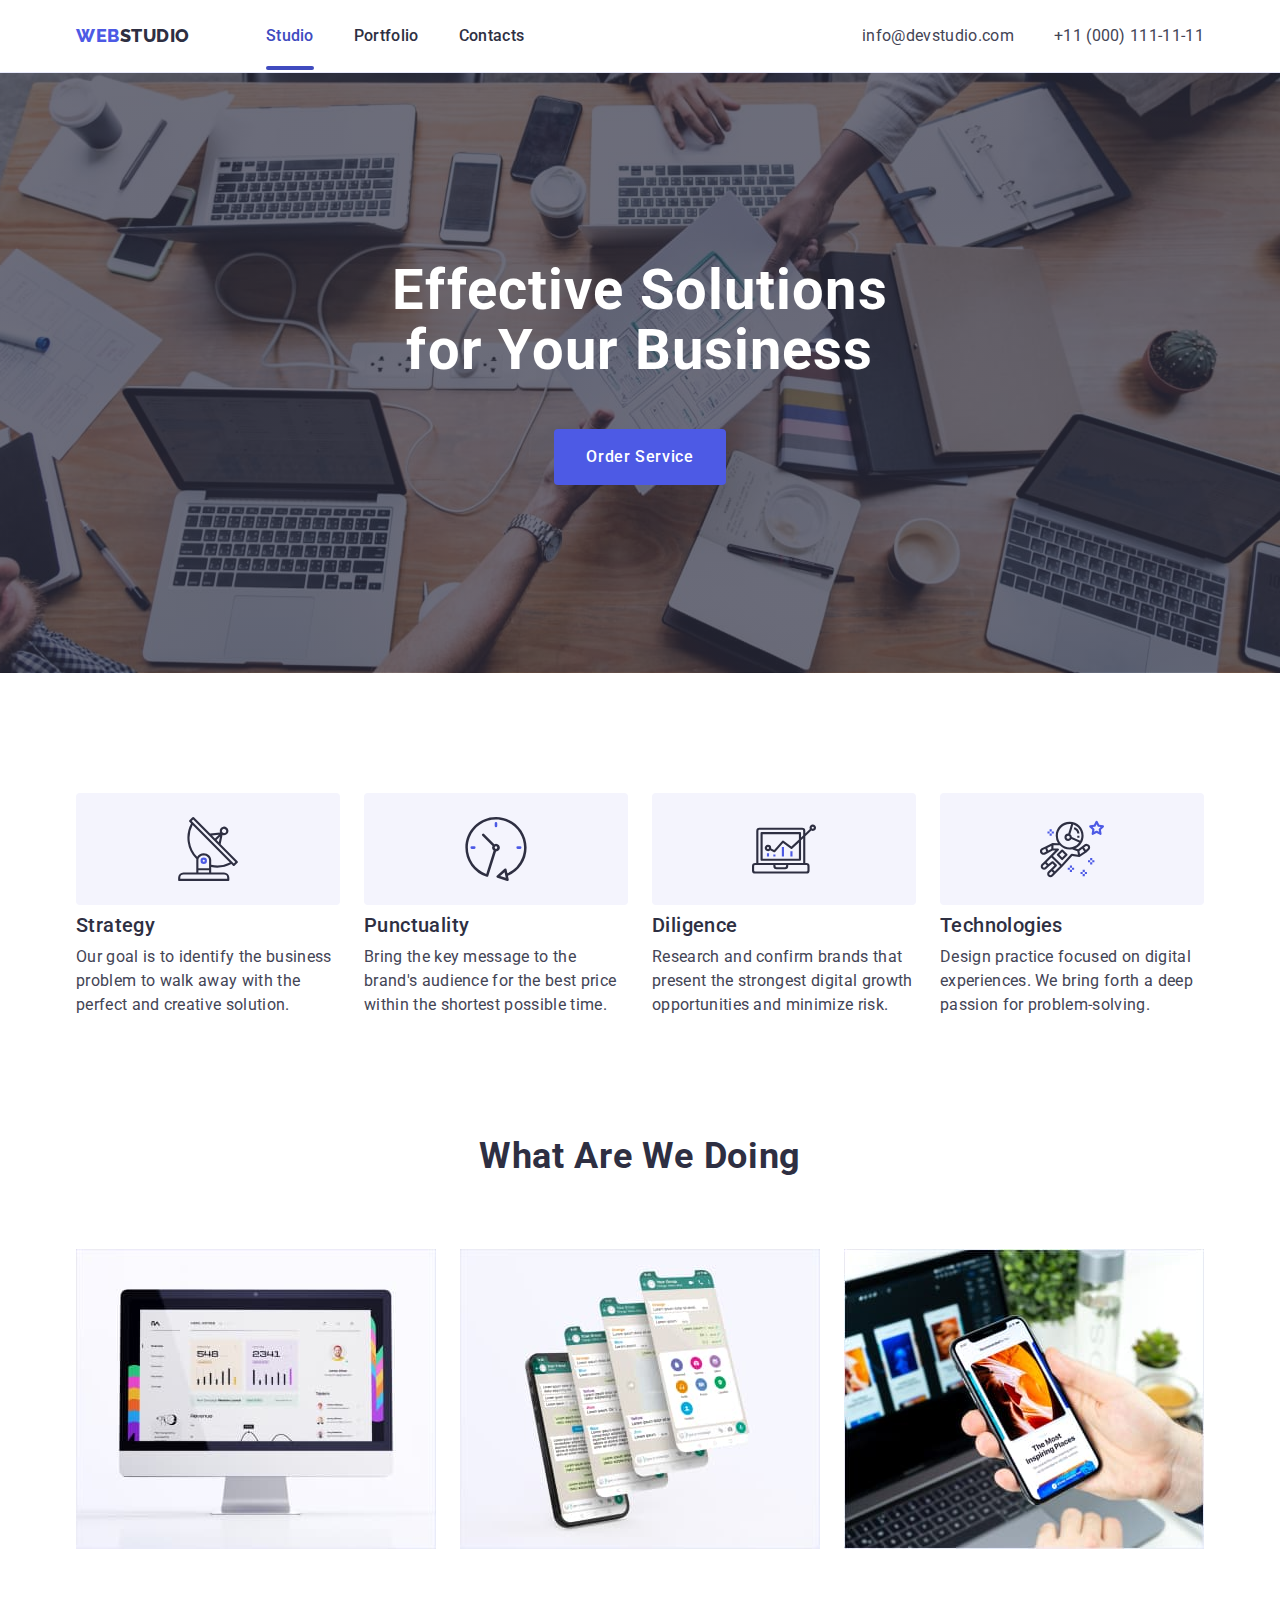
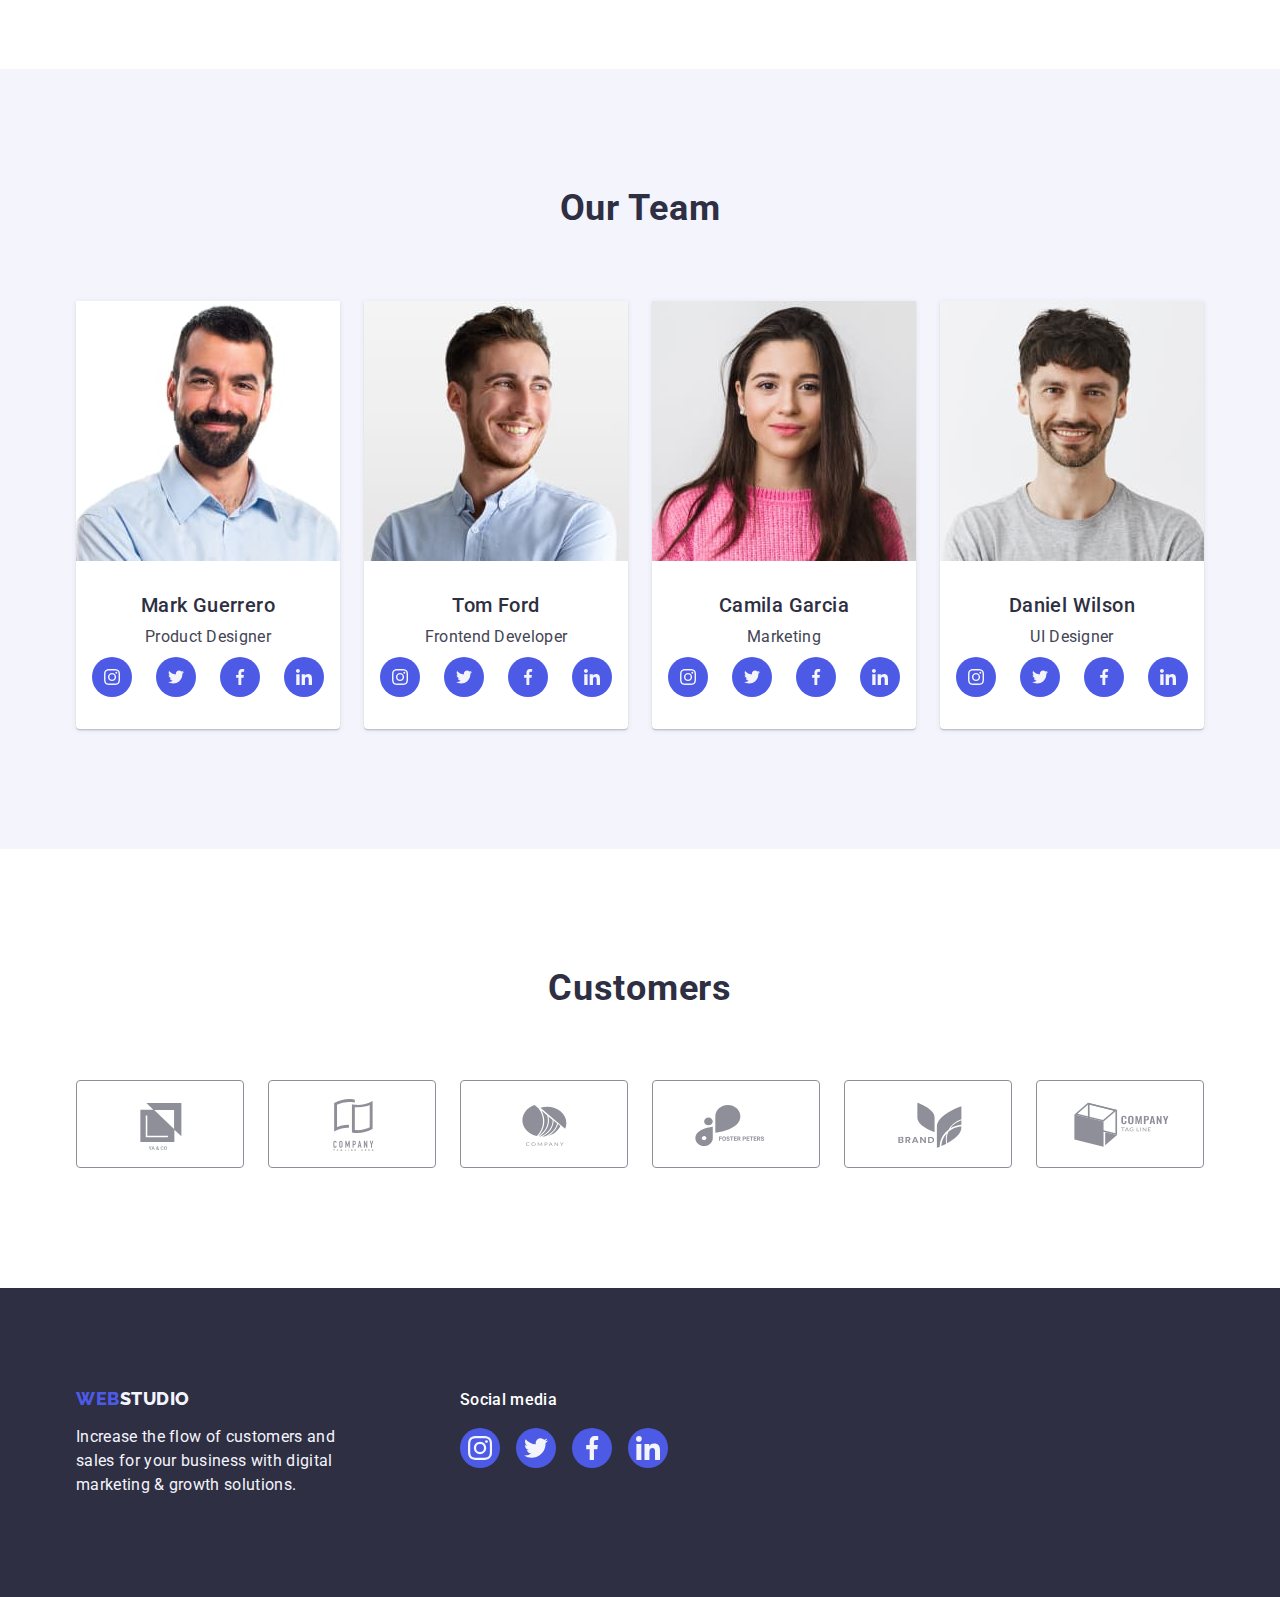
<file: index.html>
<!DOCTYPE html>
<html lang="en">
  <head>
    <meta charset="UTF-8" />
    <meta http-equiv="X-UA-Compatible" content="IE=edge" />
    <meta name="viewport" content="width=device-width, initial-scale=1.0" />
    <link rel="preconnect" href="https://fonts.googleapis.com" />
    <link rel="preconnect" href="https://fonts.gstatic.com" crossorigin />
    <link
      rel="stylesheet"
      href="https://cdnjs.cloudflare.com/ajax/libs/modern-normalize/1.0.0/modern-normalize.min.css"
    />
    <link
      href="https://fonts.googleapis.com/css2?family=Raleway:wght@800&family=Roboto:wght@400;500;700&display=swap"
      rel="stylesheet"
    />
    <link rel="stylesheet" href="./css/styles.css" />
    <title>Web Studio</title>
  </head>

  <body>
    <header class="page-header">
      <div class="container page-header-container">
        <nav class="page-navigation">
          <a class="logo link" href="./index.html"
            >Web<span class="header-second-part-logo">Studio</span></a
          >
          <ul class="menu list">
            <li class="menu-item">
              <a class="menu-link current link" href="./index.html">Studio</a>
            </li>
            <li class="menu-item">
              <a class="menu-link link" href="./portfolio.html">Portfolio</a>
            </li>
            <li class="menu-item">
              <a class="menu-link link" href="">Contacts</a>
            </li>
          </ul>
        </nav>
        <address class="comp-adress">
          <ul class="contact-list list">
            <li class="contact-list-item">
              <a class="contact-list-link link" href="mailto:info@devstudio.com"
                >info@devstudio.com</a
              >
            </li>
            <li class="contact-list-item">
              <a class="contact-list-link link" href="tel:+110001111111">+11 (000) 111-11-11</a>
            </li>
          </ul>
        </address>
      </div>
    </header>
    <main>
      <section class="hero">
        <div class="container">
          <h1 class="hero-title">Effective Solutions for Your Business</h1>
          <button class="modal-btn" type="button" data-modal-open>Order Service</button>
        </div>
      </section>
      <section class="features">
        <div class="container">
          <h2 class="hidden-title" hidden>Features</h2>
          <ul class="features-list list">
            <li class="features-item">
              <div class="features-picture">
                <svg class="features-icon" width="64" height="64">
                  <use href="./images/icons.svg#icon-antenna"></use>
                </svg>
              </div>
              <h3 class="features-item-title">Strategy</h3>
              <p class="features-item-description">
                Our goal is to identify the business problem to walk away with the perfect and
                creative solution.
              </p>
            </li>
            <li class="features-item">
              <div class="features-picture">
                <svg class="features-icon" width="64" height="64">
                  <use href="./images/icons.svg#icon-clock"></use>
                </svg>
              </div>
              <h3 class="features-item-title">Punctuality</h3>
              <p class="features-item-description">
                Bring the key message to the brand's audience for the best price within the shortest
                possible time.
              </p>
            </li>
            <li class="features-item">
              <div class="features-picture">
                <svg class="features-icon" width="64" height="64">
                  <use href="./images/icons.svg#icon-diagram"></use>
                </svg>
              </div>
              <h3 class="features-item-title">Diligence</h3>
              <p class="features-item-description">
                Research and confirm brands that present the strongest digital growth opportunities
                and minimize risk.
              </p>
            </li>
            <li class="features-item">
              <div class="features-picture">
                <svg class="features-icon" width="64" height="64">
                  <use href="./images/icons.svg#icon-astronaut"></use>
                </svg>
              </div>
              <h3 class="features-item-title">Technologies</h3>
              <p class="features-item-description">
                Design practice focused on digital experiences. We bring forth a deep passion for
                problem-solving.
              </p>
            </li>
          </ul>
        </div>
      </section>
      <section class="activities">
        <div class="container">
          <h2 class="main-page-section-title">What are we doing</h2>
          <ul class="activities-list list">
            <li class="activities-item">
              <img
                class="illustration"
                src="./images/image1.jpg"
                alt="Computer"
                width="360"
                height="300"
              />
            </li>
            <li class="activities-item">
              <img
                class="illustration"
                src="./images/image2.jpg"
                alt="Smartphone"
                width="360"
                height="300"
              />
            </li>
            <li class="activities-item">
              <img
                class="illustration"
                src="./images/image3.jpg"
                alt="Smartphone and Computer"
                width="360"
                height="300"
              />
            </li>
          </ul>
        </div>
      </section>

      <section class="employees">
        <div class="container">
          <h2 class="main-page-section-title">Our Team</h2>
          <ul class="employees-list list">
            <li class="employees-card">
              <img
                class="employees-photo"
                src="./images/mark-guerrero.jpg"
                alt="Worker"
                width="264"
                height="260"
              />
              <div class="employees-description">
                <h3 class="employees-name">Mark Guerrero</h3>
                <p class="employees-position">Product Designer</p>
                <ul class="social-list list">
                  <li class="social-list-item">
                    <a href="" class="social-list-link"
                      ><svg
                        class="social-list-icon"
                        aria-label="instagram icon"
                        width="16"
                        height="16"
                      >
                        <use href="./images/icons.svg#icon-instagram"></use></svg ></a>
                  </li>
                  <li class="social-list-item">
                    <a href="" class="social-list-link"
                      ><svg
                        class="social-list-icon"
                        aria-label="twitter icon"
                        width="16"
                        height="16"
                      >
                        <use href="./images/icons.svg#icon-twitter"></use></svg></a>
                  </li>
                  <li class="social-list-item">
                    <a href="" class="social-list-link"
                      ><svg
                        class="social-list-icon"
                        aria-label="facebook icon"
                        width="16"
                        height="16"
                      >
                        <use href="./images/icons.svg#icon-facebook"></use></svg></a>
                  </li>
                  <li class="social-list-item">
                    <a href="" class="social-list-link"
                      ><svg
                        class="social-list-icon"
                        aria-label="linkedin icon"
                        width="16"
                        height="16"
                      >
                        <use href="./images/icons.svg#icon-linkedin"></use></svg></a>
                  </li>
                </ul>
              </div>
            </li>
            <li class="employees-card">
              <img
                class="employees-photo"
                src="./images/tom-ford.jpg"
                alt="Worker"
                width="264"
                height="260"
              />
              <div class="employees-description">
                <h3 class="employees-name">Tom Ford</h3>
                <p class="employees-position">Frontend Developer</p>
                <ul class="social-list list">
                  <li class="social-list-item">
                    <a href="" class="social-list-link"
                      ><svg
                        class="social-list-icon"
                        aria-label="instagram icon"
                        width="16"
                        height="16"
                      >
                        <use href="./images/icons.svg#icon-instagram"></use></svg></a>
                  </li>
                  <li class="social-list-item">
                    <a href="" class="social-list-link"
                      ><svg
                        class="social-list-icon"
                        aria-label="twitter icon"
                        width="16"
                        height="16"
                      >
                        <use href="./images/icons.svg#icon-twitter"></use></svg></a>
                  </li>
                  <li class="social-list-item">
                    <a href="" class="social-list-link"
                      ><svg
                        class="social-list-icon"
                        aria-label="facebook icon"
                        width="16"
                        height="16"
                      >
                        <use href="./images/icons.svg#icon-facebook"></use></svg></a>
                  </li>
                  <li class="social-list-item">
                    <a href="" class="social-list-link"
                      ><svg
                        class="social-list-icon"
                        aria-label="linkedin icon"
                        width="16"
                        height="16"
                      >
                        <use href="./images/icons.svg#icon-linkedin"></use></svg></a>
                  </li>
                </ul>
              </div>
            </li>
            <li class="employees-card">
              <img
                class="employees-photo"
                src="./images/camila-garcia.jpg"
                alt="Worker"
                width="264"
                height="260"
              />
              <div class="employees-description">
                <h3 class="employees-name">Camila Garcia</h3>
                <p class="employees-position">Marketing</p>
                <ul class="social-list list">
                  <li class="social-list-item">
                    <a href="" class="social-list-link"><svg class="social-list-icon"
                        aria-label="instagram icon"
                        width="16"
                        height="16">
                        <use href="./images/icons.svg#icon-instagram"></use></svg></a>
                  </li>
                  <li class="social-list-item">
                    <a href="" class="social-list-link"><svg
                        class="social-list-icon"
                        aria-label="twitter icon"
                        width="16"
                        height="16"
                      >
                        <use href="./images/icons.svg#icon-twitter"></use></svg></a>
                  </li>
                  <li class="social-list-item">
                    <a href="" class="social-list-link"><svg class="social-list-icon"
                        aria-label="facebook icon"
                        width="16"
                        height="16"
                      >
                        <use href="./images/icons.svg#icon-facebook"></use></svg></a>
                  </li>
                  <li class="social-list-item">
                    <a href="" class="social-list-link"><svg
                        class="social-list-icon"
                        aria-label="linkedin icon"
                        width="16"
                        height="16" >
                        <use href="./images/icons.svg#icon-linkedin"></use></svg></a>
                  </li>
                </ul>
              </div>
            </li>
            <li class="employees-card">
              <img
                class="employees-photo"
                src="./images/daniel-wilson.jpg"
                alt="Worker"
                width="264"
                height="260"
              />
              <div class="employees-description">
                <h3 class="employees-name">Daniel Wilson</h3>
                <p class="employees-position">UI Designer</p>
                <ul class="social-list list">
                  <li class="social-list-item">
                    <a href="" class="social-list-link"
                      ><svg
                        class="social-list-icon"
                        aria-label="instagram icon"
                        width="16"
                        height="16"
                      >
                        <use href="./images/icons.svg#icon-instagram"></use></svg></a>
                  </li>
                  <li class="social-list-item">
                    <a href="" class="social-list-link"
                      ><svg
                        class="social-list-icon"
                        aria-label="twitter icon"
                        width="16"
                        height="16"
                      >
                        <use href="./images/icons.svg#icon-twitter"></use></svg></a>
                  </li>
                  <li class="social-list-item">
                    <a href="" class="social-list-link"
                      ><svg
                        class="social-list-icon"
                        aria-label="facebook icon"
                        width="16"
                        height="16"
                      >
                        <use href="./images/icons.svg#icon-facebook"></use></svg></a>
                  </li>
                  <li class="social-list-item">
                    <a href="" class="social-list-link"
                      ><svg
                        class="social-list-icon"
                        aria-label="linkedin icon"
                        width="16"
                        height="16"
                      >
                        <use href="./images/icons.svg#icon-linkedin"></use></svg></a>
                  </li>
                </ul>
              </div>
            </li>
          </ul>
        </div>
      </section>
      <section class="customers">
        <div class="container">
          <h2 class="customers-section-title">Customers</h2>
          <ul class="customers-list list">
            <li class="customers-item">
              <a href="" class="customers-item-link link">
              <svg class="customers-icon" aria-label="company icon" width="104" height="56">
                <use href="./images/icons.svg#icon-first-company"></use>
              </svg></a>
            </li>
            <li class="customers-item">
              <a href="" class="customers-item-link link">
              <svg class="customers-icon" aria-label="company icon" width="104" height="56">
                <use href="./images/icons.svg#icon-second-company"></use>
              </svg></a>
            </li>
            <li class="customers-item">
              <a href="" class="customers-item-link link">
              <svg class="customers-icon" aria-label="company icon" width="104" height="56">
                <use href="./images/icons.svg#icon-third-company"></use>
              </svg></a>
            </li>
            <li class="customers-item">
              <a href="" class="customers-item-link link">
              <svg class="customers-icon" aria-label="company icon" width="104" height="56">
                <use href="./images/icons.svg#icon-fourth-company"></use>
              </svg></a>
            </li>
            <li class="customers-item">
              <a href="" class="customers-item-link link">
              <svg class="customers-icon" aria-label="company icon" width="104" height="56">
                <use href="./images/icons.svg#icon-fifth-company"></use>
              </svg></a>
            </li>
            <li class="customers-item">
              <a href="" class="customers-item-link link">
              <svg class="customers-icon" aria-label="company icon" width="104" height="56">
                <use href="./images/icons.svg#icon-sixth-company"></use>
              </svg></a>
            </li>
          </ul>
        </div>
      </section>
    </main>

    <footer class="footer">
      <div class="footer-container container">
        <div class="footer-information"><a class="logo footer-logo link" href="./index.html"
          >Web<span class="footer-second-part-logo">Studio</span></a
        >

        <p class="footer-text">
          Increase the flow of customers and sales for your business with digital marketing & growth
          solutions.
        </p></div>
        <div class="footer-social">
          <p class="footer-social-title">Social media</p>
          <ul class="footer-social-list list">
            <li class="footer-social-list-item"><a href="" class="footer-socail-list-link">
              <svg class="footer-social-list-icon"
              aria-label="instagram icon"
              width="24"
              height="24">
                <use href="./images/icons.svg#icon-instagram"></use>
              </svg>
            </a></li>
            <li class="footer-social-list-item"><a href="" class="footer-socail-list-link">
              <svg class="footer-social-list-icon"
              aria-label="twitter icon"
              width="24"
              height="24">
                <use href="./images/icons.svg#icon-twitter"></use>
              </svg>
            </a></li>
            <li class="footer-social-list-item"><a href="" class="footer-socail-list-link">
              <svg class="footer-social-list-icon"
              aria-label="facebook icon"
              width="24"
              height="24">
                <use href="./images/icons.svg#icon-facebook"></use>
              </svg>
            </a></li>
            <li class="footer-social-list-item"><a href="" class="footer-socail-list-link">
              <svg class="footer-social-list-icon"
              aria-label="linkedin icon"
              width="24"
              height="24">
                <use href="./images/icons.svg#icon-linkedin"></use>
              </svg>
            </a></li>
          </ul>
        </div>
      </div>
    </footer>
    <div class="backdrop is-hidden" data-modal>
      <div class="modal">
        <button type="button" class="modal-close-btn" data-modal-close>
          <svg class="modal-close-icon" width="8" height="8">
            <use href="./images/icons.svg#icon-close"></use>
          </svg>
        </button>
      </div>
    </div>
    <script src="./js/modal.js"></script>
  </body>
</html>
</file>
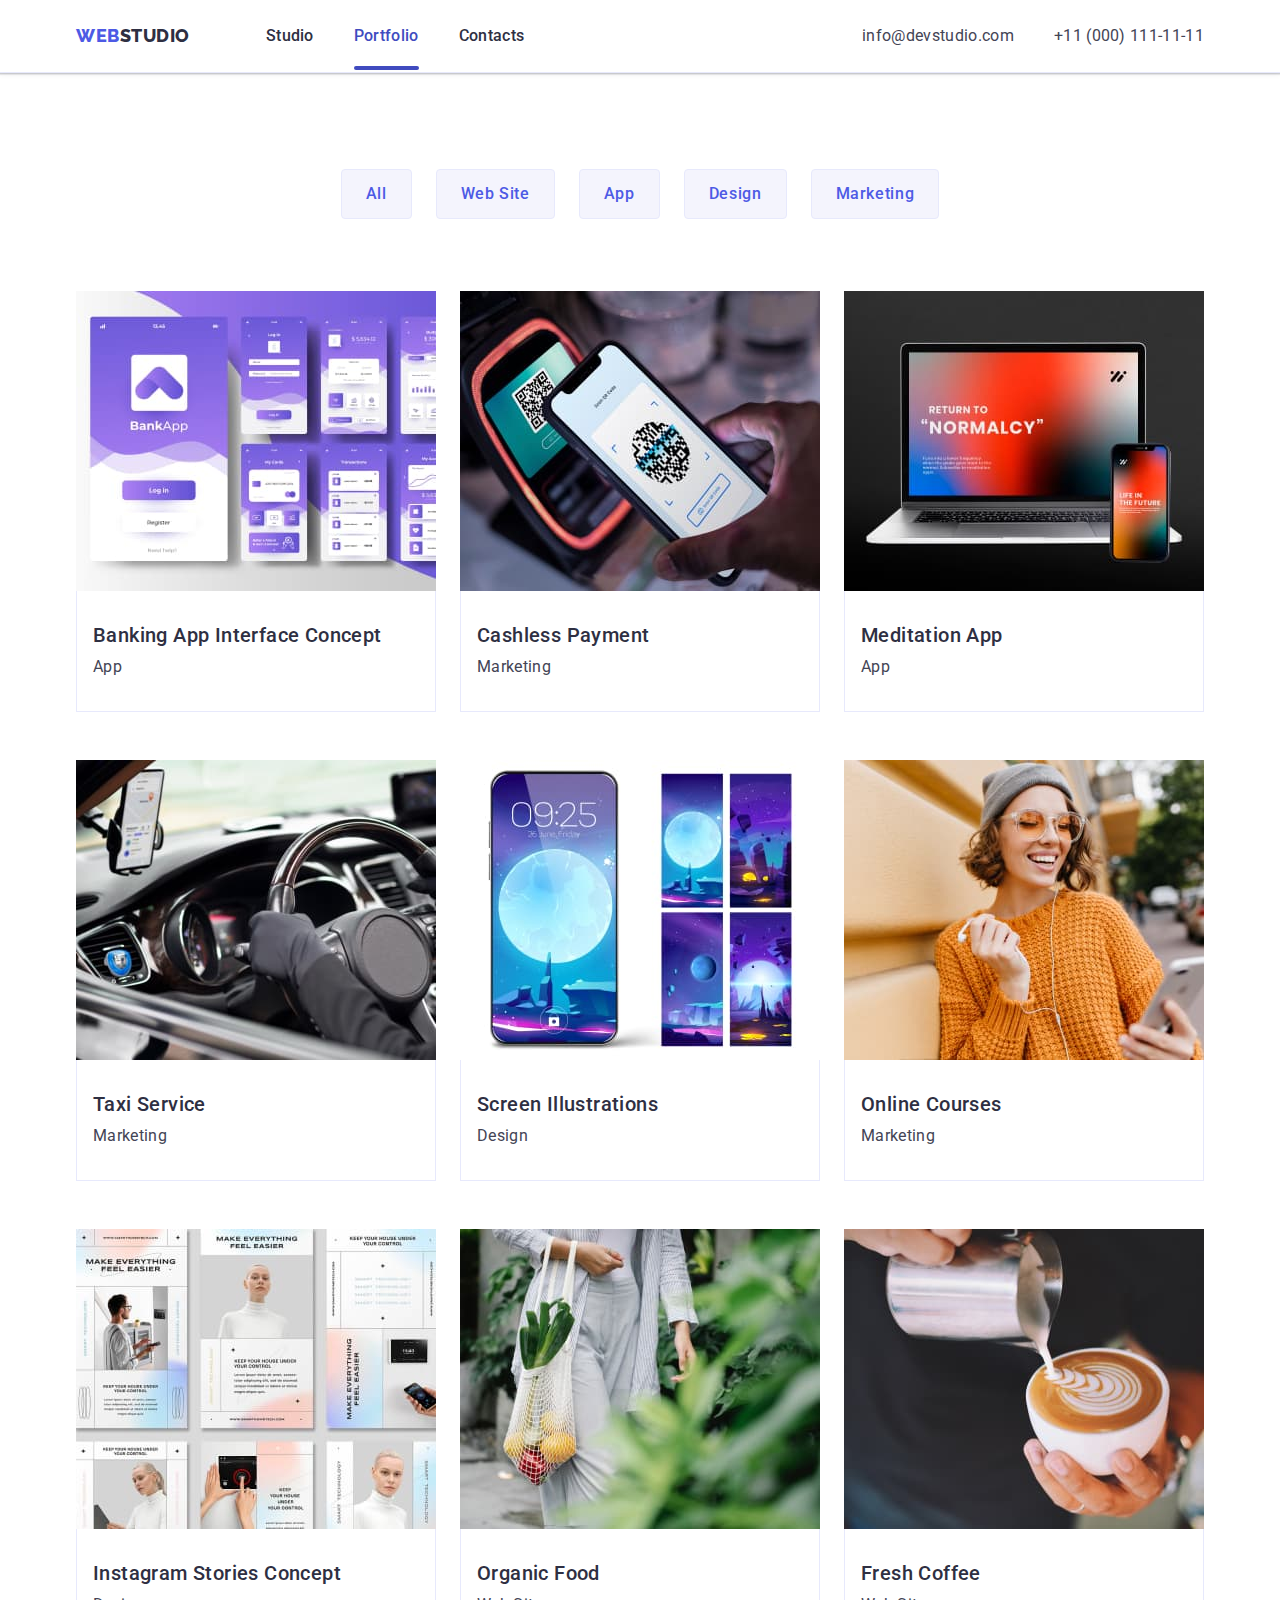
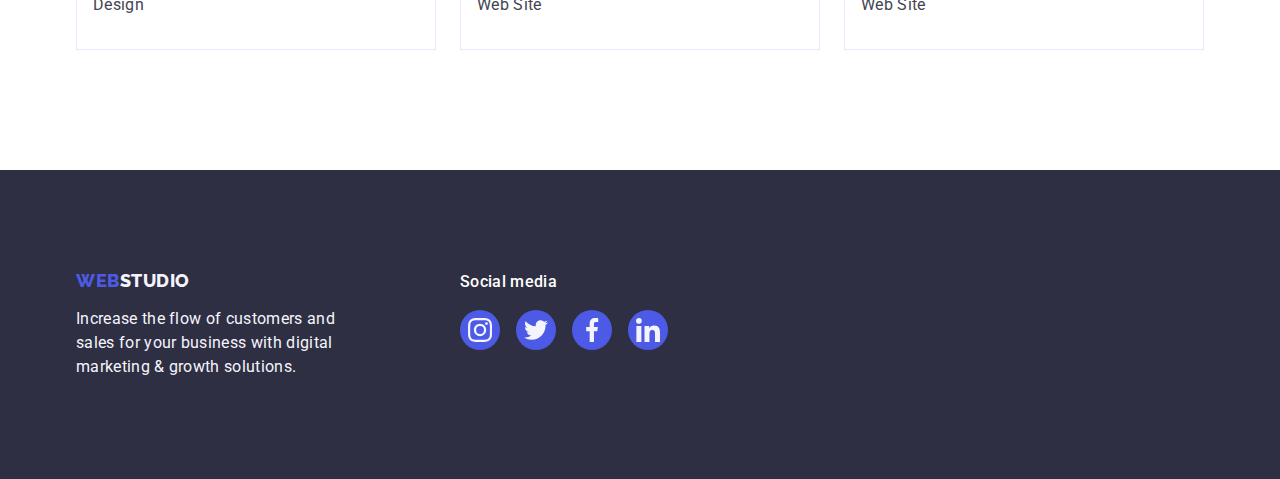
<file: portfolio.html>
<!DOCTYPE html>
<html lang="en">
  <head>
    <meta charset="UTF-8" />
    <meta http-equiv="X-UA-Compatible" content="IE=edge" />
    <meta name="viewport" content="width=device-width, initial-scale=1.0" />
    <title>Portfolio</title>
    <link rel="preconnect" href="https://fonts.googleapis.com" />
    <link rel="preconnect" href="https://fonts.gstatic.com" crossorigin />
    <link rel="stylesheet" href="https://cdnjs.cloudflare.com/ajax/libs/modern-normalize/1.0.0/modern-normalize.min.css">
    <link
      href="https://fonts.googleapis.com/css2?family=Raleway:wght@800&family=Roboto:wght@400;500;700&display=swap"
      rel="stylesheet"
    />
    <link rel="stylesheet" href="./css/styles.css" />
  </head>
  <body>
    <header class="page-header">
      <div class="container page-header-container">
        <nav class="page-navigation">
          <a class="logo link" href="./index.html"
            >Web<span class="header-second-part-logo">Studio</span></a
          >
          <ul class="menu list">
            <li class="menu-item">
              <a class="menu-link link" href="./index.html">Studio</a>
            </li>
            <li class="menu-item">
              <a class="menu-link current link" href="./portfolio.html">Portfolio</a>
            </li>
            <li class="menu-item">
              <a class="menu-link link" href="">Contacts</a>
            </li>
          </ul>
        </nav>
        <address class="comp-adress">
          <ul class="contact-list list">
            <li class="contact-list-item">
              <a class="contact-list-link link" href="mailto:info@devstudio.com"
                >info@devstudio.com</a
              >
            </li>
            <li class="contact-list-item">
              <a class="contact-list-link link" href="tel:+110001111111">+11 (000) 111-11-11</a>
            </li>
          </ul>
        </address>
      </div>
    </header>
    <main>
      <section class="portfolio-page ">
        <div class="container"><h1 hidden>Our Potfolio</h1>
        <ul class="btn-list list">
          <li class="btn-item">
            <button class="filter-btn" type="button">All</button>
          </li>
          <li class="btn-item">
            <button class="filter-btn" type="button">Web Site</button>
          </li>
          <li class="btn-item">
            <button class="filter-btn" type="button">App</button>
          </li>
          <li class="btn-item">
            <button class="filter-btn" type="button">Design</button>
          </li>
          <li class="btn-item">
            <button class="filter-btn" type="button">Marketing</button>
          </li>
        </ul>
        <ul class="works-list list">
          <li class="works-item">
            <a class="works-item-link link" href="">
              <div class="works-list-img-wrapper">
              <img src="./images/banking-app.jpg" alt="App intefaces"  />
              <p class="overlay">14 Stylish and User-Friendly App Design Concepts · Task Manager App · Calorie Tracker App · Exotic Fruit Ecommerce App · Cloud Storage App</p>
            </div>
              <div class="works-item-text"><h2 class="works-name">Banking App Interface Concept</h2>
              <p class="works-description">App</p></div>
            </a>
          </li>
          <li class="works-item">
            <a class="works-item-link link" href="">
              <div class="works-list-img-wrapper">
              <img
                src="./images/cashless-payment.jpg"
                alt="Payment by Smartphone"
              />
              <p class="overlay">14 Stylish and User-Friendly App Design Concepts · Task Manager App · Calorie Tracker App · Exotic Fruit Ecommerce App · Cloud Storage App</p>
            </div>
              <div class="works-item-text"><h2 class="works-name">Cashless Payment</h2>
              <p class="works-description">Marketing</p></div></a
            >
          </li>
          <li class="works-item">
            <a class="works-item-link link" href="">
              <div class="works-list-img-wrapper">
              <img
                src="./images/meditation-app.jpg"
                alt="Computer and Smartphone"
              />
              <p class="overlay">14 Stylish and User-Friendly App Design Concepts · Task Manager App · Calorie Tracker App · Exotic Fruit Ecommerce App · Cloud Storage App</p>
            </div>
              <div class="works-item-text"><h2 class="works-name">Meditation App</h2>
              <p class="works-description">App</p></div></a
            >
          </li>
          <li class="works-item">
            <a class="works-item-link link" href="">
              <div class="works-list-img-wrapper">
              <img
                src="./images/taxi-service.jpg"
                alt="Car steering wheel"
              />
              <p class="overlay">14 Stylish and User-Friendly App Design Concepts · Task Manager App · Calorie Tracker App · Exotic Fruit Ecommerce App · Cloud Storage App</p>
            </div>
              <div class="works-item-text"><h2 class="works-name">Taxi Service</h2>
              <p class="works-description">Marketing</p></div></a
            >
          </li>
          <li class="works-item">
            <a class="works-item-link link" href="">
              <div class="works-list-img-wrapper">
              <img
                src="./images/screen-illustrations.jpg"
                alt="Phone wallpapers"
              />
              <p class="overlay">14 Stylish and User-Friendly App Design Concepts · Task Manager App · Calorie Tracker App · Exotic Fruit Ecommerce App · Cloud Storage App</p>
            </div>
              <div class="works-item-text"><h2 class="works-name">Screen Illustrations</h2>
              <p class="works-description">Design</p></div></a
            >
          </li>
          <li class="works-item">
            <a class="works-item-link link" href="">
              <div class="works-list-img-wrapper">
              <img
                src="./images/online-courses.jpg"
                alt="Girl with headphones"
              />
              <p class="overlay">14 Stylish and User-Friendly App Design Concepts · Task Manager App · Calorie Tracker App · Exotic Fruit Ecommerce App · Cloud Storage App</p>
            </div>
              <div class="works-item-text"><h2 class="works-name">Online Courses</h2>
              <p class="works-description">Marketing</p></div></a
            >
          </li>
          <li class="works-item">
            <a class="works-item-link link" href="">
              <div class="works-list-img-wrapper">
              <img
                src="./images/insta-stories-concept.jpg"
                alt="Stories templates"
              />
              <p class="overlay">14 Stylish and User-Friendly App Design Concepts · Task Manager App · Calorie Tracker App · Exotic Fruit Ecommerce App · Cloud Storage App</p>
            </div>
              <div class="works-item-text"><h2 class="works-name">Instagram Stories Concept</h2>
              <p class="works-description">Design</p></div></a
            >
          </li>
          <li class="works-item">
            <a class="works-item-link link" href="">
              <div class="works-list-img-wrapper">
              <img src="./images/organic-food.jpg" alt="Bag with fruits"  />
              <p class="overlay">14 Stylish and User-Friendly App Design Concepts · Task Manager App · Calorie Tracker App · Exotic Fruit Ecommerce App · Cloud Storage App</p>
            </div>
              <div class="works-item-text"><h2 class="works-name">Organic Food</h2>
              <p class="works-description">Web Site</p></div></a
            >
          </li>
          <li class="works-item">
            <a class="works-item-link link" href="">
              <div class="works-list-img-wrapper">
              <img src="./images/fresh-coffee.jpg" alt="Cofee making"  />
              <p class="overlay">14 Stylish and User-Friendly App Design Concepts · Task Manager App · Calorie Tracker App · Exotic Fruit Ecommerce App · Cloud Storage App</p>
            </div>
              <div class="works-item-text"><h2 class="works-name">Fresh Coffee</h2>
              <p class="works-description">Web Site</p></div>
            </a>
          </li>
        </ul>
      </div>
      </section>
    </main>
      <footer class="footer">
        <div class="footer-container container">
          <div class="footer-information"><a class="logo footer-logo link" href="./index.html"
            >Web<span class="footer-second-part-logo">Studio</span></a
          >
  
          <p class="footer-text">
            Increase the flow of customers and sales for your business with digital marketing & growth
            solutions.
          </p></div>
          <div class="footer-social">
            <p class="footer-social-title">Social media</p>
            <ul class="footer-social-list list">
              <li class="footer-social-list-item"><a href="" class="footer-socail-list-link">
                <svg class="footer-social-list-icon"
                aria-label="instagram icon"
                width="24"
                height="24">
                  <use href="./images/icons.svg#icon-instagram"></use>
                </svg>
              </a></li>
              <li class="footer-social-list-item"><a href="" class="footer-socail-list-link">
                <svg class="footer-social-list-icon"
                aria-label="twitter icon"
                width="24"
                height="24">
                  <use href="./images/icons.svg#icon-twitter"></use>
                </svg>
              </a></li>
              <li class="footer-social-list-item"><a href="" class="footer-socail-list-link">
                <svg class="footer-social-list-icon"
                aria-label="facebook icon"
                width="24"
                height="24">
                  <use href="./images/icons.svg#icon-facebook"></use>
                </svg>
              </a></li>
              <li class="footer-social-list-item"><a href="" class="footer-socail-list-link">
                <svg class="footer-social-list-icon"
                aria-label="linkedin icon"
                width="24"
                height="24">
                  <use href="./images/icons.svg#icon-linkedin"></use>
                </svg>
              </a></li>
            </ul>
          </div>
        </div>
      </footer>
  </body>
</html>
</file>
<file: css/styles.css>
:root {
  --primary-brand-color: #4d5ae5;
  --pressed-state-color: #404bbf;
  --dark-color: #2e2f42;
  --success-color: #31d0aa;
  --body-text-color: #434455;
  --subtle-text-color: #8e8f99;
  --accent-color: #e7e9fc;
  --light-color: #f4f4fd;
  --modal-overlay-color: #2e2f42;
  --hero-background-color: #2e2f42;
  --white-background-color: #ffffff;
  --modal-background-color: #fcfcfc;
}

.list {
  list-style: none;
}

.link {
  text-decoration: none;
}

button {
  cursor: pointer;
}

h1,
h2,
h3,
h4,
h5,
h6,
p {
  margin-top: 0;
  margin-bottom: 0;
}

ul {
  margin-top: 0;
  margin-bottom: 0;
  padding-left: 0;
}

img {
  display: block;
}

body {
  font-family: 'Roboto', sans-serif;
  color: var(--body-text-color);
  font-weight: 400;
  font-size: 16px;
  line-height: 1.5;
  letter-spacing: 0.02em;
  background-color: var(--white-background-color);
}

.container {
  width: 1158px;
  margin: 0 auto;
  padding: 0 15px;
}

.logo {
  font-family: 'Raleway', sans-serif;
  font-weight: 800;
  font-size: 18px;
  line-height: 1.17;
  letter-spacing: 0.03em;
  text-transform: uppercase;
  color: var(--primary-brand-color);
  margin-right: 76px;
}

.header-second-part-logo {
  color: var(--dark-color);
}

.footer-second-part-logo {
  color: var(--light-color);
}

.comp-adress {
  font-style: normal;
  margin-left: auto;
}

.menu-item {
  
  font-weight: 500;
  font-size: 16px;
  line-height: 1.5;
  padding-top: 24px;
  padding-bottom: 24px;

}

.menu-link {
  position: relative;
  color: var(--dark-color);
  padding-top: 24px;
  padding-bottom: 24px;

  transition: color 250ms cubic-bezier(0.4, 0, 0.2, 1);
}

.menu-link:active,
.menu-link:hover,
.menu-link:focus {
  color: var(--pressed-state-color);
}

.contact-list-link {
  font-size: 16px;
  line-height: 1.5;
  color: var(--body-text-color);

  transition: color 250ms cubic-bezier(0.4, 0, 0.2, 1);
}

.contact-list-link:hover,
.contact-list-link:focus {
  color: var(--pressed-state-color);
}

/* Header */

.page-navigation {
  display: flex;
  align-items: center;
}

.page-header {
  border-bottom: 1px solid var(--accent-color);
  display: flex;
  align-items: center;
  box-shadow: 0px 2px 1px rgba(46, 47, 66, 0.08), 0px 1px 1px rgba(46, 47, 66, 0.16), 0px 1px 6px rgba(46, 47, 66, 0.08);
}

.page-header-container {
  display: flex;
  align-items: center;
  /* padding-bottom: 24px;
  padding-top: 24px; */
}

.current {
  color: var(--pressed-state-color);
}

.current::after {
content: '';
position: absolute;
display: block;
width: 100%;
height: 4px;
left: 0px;
bottom: -1px;
background-color: var(--pressed-state-color);
border-radius: 2px;
}

.menu {
  display: flex;
  gap: 40px;
}

.contact-list {
  display: flex;
  gap: 40px;
}

.hero {
  background-color: var(--dark-color);
  max-width: 1440px;
  margin: auto;
  padding-top: 188px;
  padding-bottom: 188px;
  background-image: linear-gradient(rgba(46, 47, 66, 0.7), rgba(46, 47, 66, 0.7)),
    url(../images/people-office.jpg);
    background-size: cover;
    background-repeat: no-repeat; 
    background-position: center;

}

.hero-title {
  font-weight: 700;
  font-size: 56px;
  line-height: 1.07;
  color: var(--white-background-color);
  letter-spacing: 0.02em;
  max-width: 496px;
  margin: auto;
  padding-bottom: 48px;
  text-align: center;
}

.modal-btn {
  display: block;

  min-width: 169px;
  height: 56px;
  padding: 16px 32px;
  border: none;
  border-radius: 4px;
  margin: auto;

  font-family: 'Roboto', sans-serif;
  font-weight: 500;
  font-size: 16px;
  line-height: 1.5;
  align-items: center;
  letter-spacing: 0.04em;
  color: var(--white-background-color);
  background-color: var(--primary-brand-color);

  transition: background-color 250ms cubic-bezier(0.4, 0, 0.2, 1);
}

.modal-btn:hover,
.modal-btn:focus {
  background-color: var(--pressed-state-color);
}

.features {
  padding-top: 120px;
  padding-bottom: 120px;
}
.features-item-title {
  margin-bottom: 8px;

  font-weight: 500;
  font-size: 20px;
  line-height: 1.2;
  color: var(--dark-color);
  letter-spacing: 0.02em;
}

.features-list {
  display: flex;
  gap: 24px;
}

.features-item {
  width: calc((100% - 72px) / 4);
}

.features-icon {


}

.features-picture {
  background-color: var(--light-color);
  width: 264px;
  height: 112px;
  margin-bottom: 8px;
  display: flex;
  justify-content: center;
  align-items: center;
  border-radius: 4px;
}

.main-page-section-title {
  margin-bottom: 72px;

  font-weight: 700;
  font-size: 36px;
  line-height: 1.11;
  color: var(--dark-color);
  letter-spacing: 0.02em;
  text-transform: capitalize;
  text-align: center;
}

.activities {
  padding-bottom: 120px;
}

.activities-list {
  display: flex;
  gap: 24px;
}

.activities-item {
  width: calc((100% - 48px) / 3);
}

.employees-list {
  display: flex;
  gap: 24px;
}

.employees {
  background-color: var(--light-color);
  /* width: 1440px; */
  margin: 0 auto;
  padding-top: 120px;
  padding-bottom: 120px;
}

.employees-card {
  background-color: var(--white-background-color);
  box-shadow: 0px 1px 6px rgba(46, 47, 66, 0.08), 0px 1px 1px rgba(46, 47, 66, 0.16), 0px 2px 1px rgba(46, 47, 66, 0.08);
  border-radius: 0px 0px 4px 4px;

  width: calc((100% - 72px) / 4);
}

.employees-name {
  margin-bottom: 8px;

  font-weight: 500;
  font-size: 20px;
  line-height: 1.2;
  color: var(--dark-color);
  letter-spacing: 0.02em;
  text-align: center;
}

.employees-position {
  text-align: center;
  margin-bottom: 8px;
}

.employees-description {
  padding-top: 32px;
  padding-bottom: 32px;
}

.social-list {
  display: flex;
  justify-content: center;
  gap: 24px;
}

.social-list-link {
  display: flex;
  justify-content: center;
  align-items: center;
  width: 40px;
  height: 40px;
  border-radius: 50%;
  
  background-color: var(--primary-brand-color);

  transition: background-color 250ms cubic-bezier(0.4, 0, 0.2, 1);
}

.social-list-link:hover,
.social-list-link:focus {
  background-color: var(--pressed-state-color);
}

.social-list-icon {
  fill: var(--light-color);
}

.customers {
  /* width: 1440px; */
  margin: 0 auto;
  padding-top: 120px;
  padding-bottom: 120px;
}

.customers-list {
  display: flex;
  gap: 24px;
}

.customers-section-title {
  margin-bottom: 72px;

  font-weight: 700;
  font-size: 36px;
  line-height: 1.1;
  color: var(--dark-color);
  letter-spacing: 0.02em;
  text-transform: capitalize;
  text-align: center;
}

.customers-item-link {
  border: 1px solid var(--subtle-text-color);
  border-radius: 4px;

  display: flex;
  justify-content: center;
  align-items: center;
  width: 168px;
  height: 88px;
  color: var(--subtle-text-color);
  fill: var(--subtle-text-color);
  border-color: var(--subtle-text-color);

  transition: border-color 250ms cubic-bezier(0.4, 0, 0.2, 1), color 250ms cubic-bezier(0.4, 0, 0.2, 1);
}

.customers-item-link:hover,
.customers-item-link:focus, 
.customers-item-link:hover .customers-icon,
.customers-item-link:focus .customers-icon {
  fill: var(--pressed-state-color);
  border-color: var(--pressed-state-color);
  color: var(--pressed-state-color);
}

.customers-icon {
  fill: currentColor;
}

.footer {
  background-color: var(--dark-color);
  /* width: 1440px; */
  margin: 0 auto;
  padding-bottom: 100px;
  padding-top: 100px;
}

.footer-container {
  display: flex;
  align-items: baseline
}

.footer-information {
  margin-right: 120px;
}

.footer-text {
  color: var(--light-color);
  max-width: 264px;
}

.footer-logo {
  display: inline-block;
  margin-bottom: 16px;
}

.footer-social-title {
  font-weight: 500;
  font-size: 16px;
  line-height: 1.5;
  letter-spacing: 0.02em;
  color: var(--white-background-color);
  margin-bottom: 16px;
}

.footer-social-list {
  display: flex;
  gap: 16px;
}

.footer-socail-list-link{
  display: flex;
  justify-content: center;
  align-items: center;
  width: 40px;
  height: 40px;
  border-radius: 50%;
  background-color: var(--primary-brand-color);

  transition: background-color 250ms cubic-bezier(0.4, 0, 0.2, 1);
}

.footer-social-list-icon {
  fill: var(--light-color) ;
}

.footer-socail-list-link:hover,
.footer-socail-list-link:focus {
  background-color: var(--success-color);
} 

/* Portfolio */

.btn-list {
  display: flex;
  justify-content: center;
  gap: 24px;
  margin-bottom: 72px;
}

.filter-btn {
  border: 1px solid var(--accent-color);
  border-color: var(--accent-color);
  border-radius: 4px;
  padding: 12px 24px;

  color: var(--primary-brand-color);
  background-color: var(--light-color);
  box-shadow: none;
  font-family: 'Roboto', sans-serif;
  font-weight: 500;
  font-size: 16px;
  line-height: 1.5;
  letter-spacing: 0.04em;

  transition: border-color 250ms cubic-bezier(0.4, 0, 0.2, 1), color 250ms cubic-bezier(0.4, 0, 0.2, 1), background-color 250ms cubic-bezier(0.4, 0, 0.2, 1), box-shadow 250ms cubic-bezier(0.4, 0, 0.2, 1); 
}

.filter-btn:hover,
.filter-btn:focus {
  border: 1px solid transparent;

  color: var(--white-background-color);
  background-color: var(--pressed-state-color);
  box-shadow: 0px 3px 1px rgba(0, 0, 0, 0.1), 0px 2px 1px rgba(0, 0, 0, 0.08), 0px 2px 2px rgba(0, 0, 0, 0.12);
}

.portfolio-page {
  padding-top: 96px;
  padding-bottom: 120px;
}

.works-list {
  display: flex;
  flex-wrap: wrap;
  column-gap: 24px;
  row-gap: 48px;
}

.works-item {
  box-sizing: border-box;
  flex-basis: calc((100% - 48px) / 3);
}

.works-name {
  margin-bottom: 8px;

  font-weight: 500;
  font-size: 20px;
  line-height: 1.2;
  letter-spacing: 0.02em;
  color: var(--dark-color);
}

.works-item-link {
  display: block;

  transition: box-shadow 250ms cubic-bezier(0.4, 0, 0.2, 1);
}

.works-description {
  color: var(--body-text-color);
}

.works-item-text {
  padding: 32px 16px;

  border: 1px solid var(--accent-color);
  border-top: none;
}

.works-item-link:hover,
.works-item-link:focus {
  box-shadow: 0px 1px 6px rgba(46, 47, 66, 0.08), 0px 1px 1px rgba(46, 47, 66, 0.16), 0px 2px 1px rgba(46, 47, 66, 0.08);
}

.works-list-img-wrapper {
  position: relative;
  overflow: hidden;
}

.overlay {
  position: absolute;
  top: 0px;
  left: 0px;
  width: 100%;
  height: 100%;

  padding: 40px 32px;

  background-color: var(--primary-brand-color);
  color: var(--light-color);
  overflow: auto;

  transform: translateY(100%);
  transition: transform 250ms cubic-bezier(0.4, 0, 0.2, 1);
}

.works-item-link:hover .overlay,
.works-item-link:focus .overlay {
  transform: translateY(0%);
}

.backdrop {
  position: fixed;
  top: 0px;
  left: 0px;
  width: 100%;
  height: 100%;
  background-color: rgba(46, 47, 66, 0.4);
  opacity: 1; 
  visibility: visible;
  pointer-events: auto;

  transition: opacity 250ms cubic-bezier(0.4, 0, 0.2, 1), visibility 250ms cubic-bezier(0.4, 0, 0.2, 1);
}

.modal {
  position: absolute;
  top: 50%;
  left: 50%;
  transform: translate(-50%, -50%);
  transition: transform 250ms cubic-bezier(0.4, 0, 0.2, 1); 

  width: 408px;
  min-height: 576px;
  background-color: var(--modal-background-color);
  box-shadow: 0px 1px 1px rgba(0, 0, 0, 0.14), 0px 1px 3px rgba(0, 0, 0, 0.12), 0px 2px 1px rgba(0, 0, 0, 0.2);
  border-radius: 4px;
}

.modal-close-btn {
  position: absolute;
  top: 24px;
  right: 24px;
  display: flex;
  align-items: center;
  justify-content: center;
  width: 24px;
  height: 24px;
  padding: 0px;
  background-color: var(--accent-color);
  border: 1px solid rgba(0, 0, 0, 0.1);
  border-radius: 50%;

  transition: background-color 250ms cubic-bezier(0.4, 0, 0.2, 1), border 250ms cubic-bezier(0.4, 0, 0.2, 1);
}

.modal-close-btn:hover,
.modal-close-btn:focus {
  background-color: var(--pressed-state-color);
  border: none;
}

.modal-close-icon {
  fill: var(--dark-color);
  transition: fill 250ms cubic-bezier(0.4, 0, 0.2, 1);
}

.modal-close-btn:hover .modal-close-icon,
.modal-close-btn:focus .modal-close-icon {
  fill: var(--white-background-color);
}

.is-hidden {
  opacity: 0;
  visibility: hidden;
  pointer-events: none;
}
</file>
